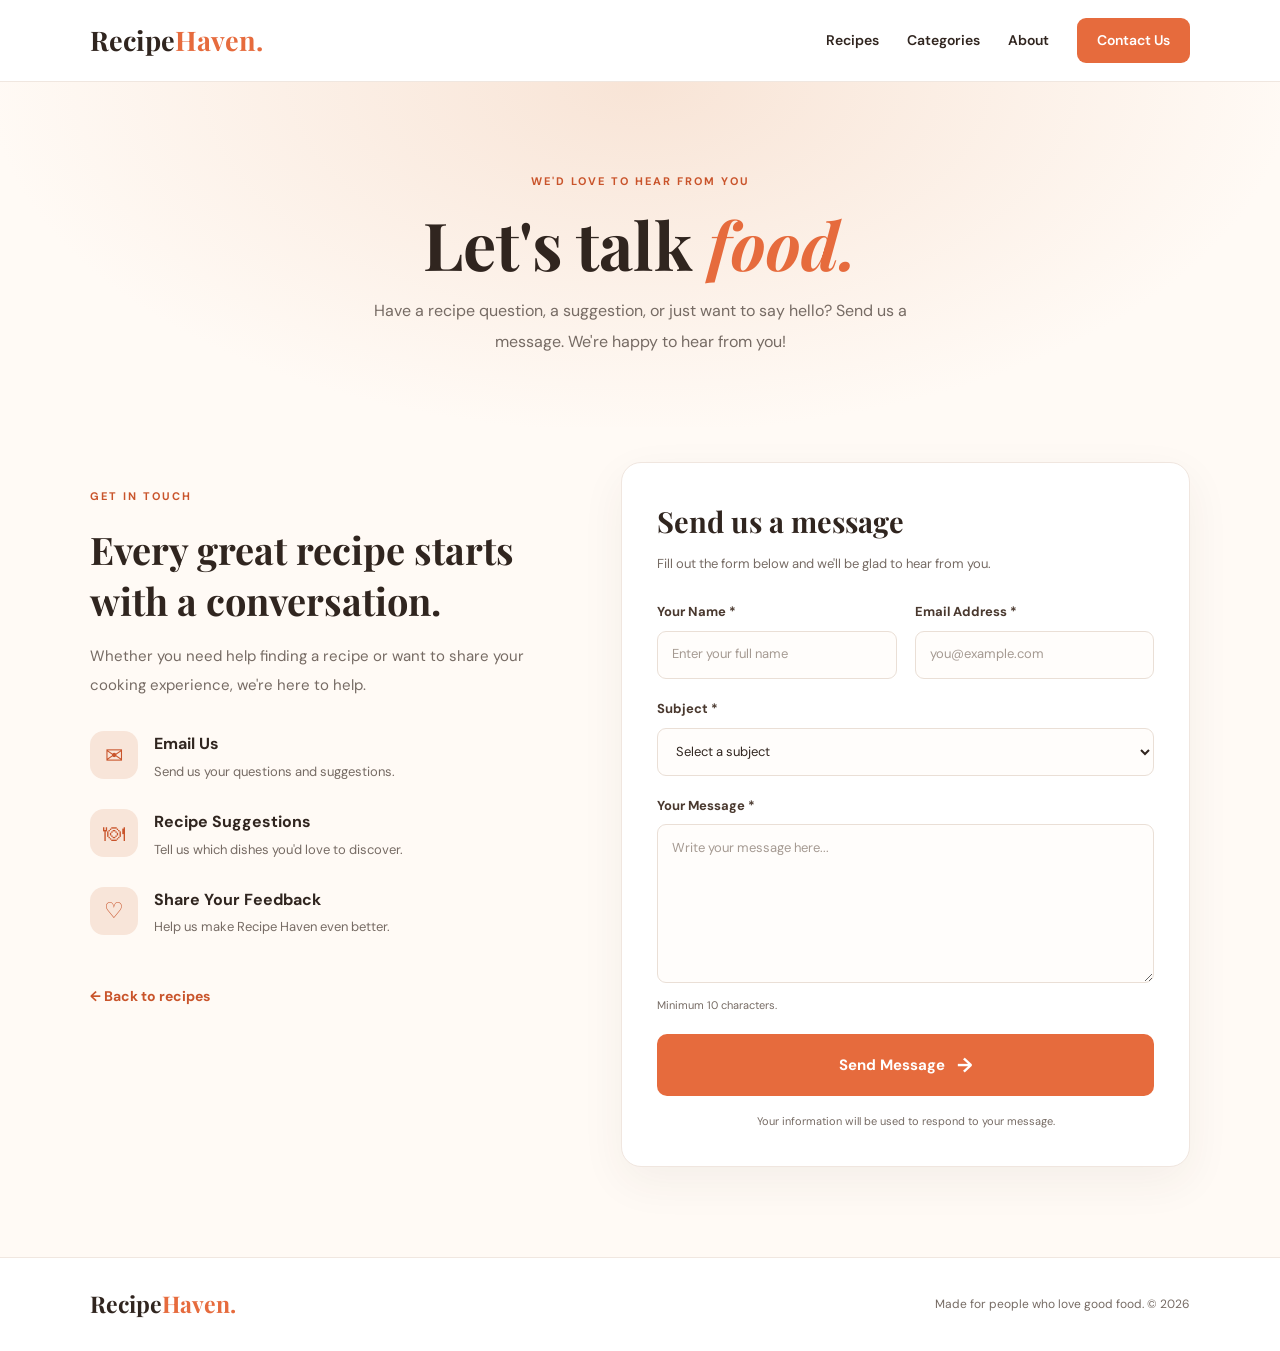
<file: contact.html>
<!DOCTYPE html>
<html lang="en">
<head>
  <meta charset="UTF-8">
  <meta name="viewport" content="width=device-width, initial-scale=1.0">

  <title>Contact Us | Recipe Haven</title>

  <link rel="stylesheet" href="contact.css">

  <link rel="preconnect" href="https://fonts.googleapis.com">
  <link rel="preconnect" href="https://fonts.gstatic.com" crossorigin>

  <link href="https://fonts.googleapis.com/css2?family=DM+Sans:wght@400;500;600;700&family=Playfair+Display:wght@600;700&display=swap" rel="stylesheet">
</head>

<body>

  <!-- Header -->
  <header class="contact-header">
    <a href="index.html" class="logo">
      Recipe<span>Haven.</span>
    </a>

    <nav>
      <a href="index.html#recipes">Recipes</a>
      <a href="index.html#categories">Categories</a>
      <a href="index.html#about">About</a>
      <a href="contact.html" class="nav-contact">Contact Us</a>
    </nav>
  </header>

  <main>

    <!-- Contact Hero -->
    <section class="contact-hero">
      <span class="eyebrow">WE'D LOVE TO HEAR FROM YOU</span>

      <h1>Let's talk <em>food.</em></h1>

      <p>
        Have a recipe question, a suggestion, or just want to say hello?
        Send us a message. We're happy to hear from you!
      </p>
    </section>

    <!-- Contact Section -->
    <section class="contact-section">

      <div class="contact-info">
        <span class="eyebrow">GET IN TOUCH</span>

        <h2>Every great recipe starts with a conversation.</h2>

        <p>
          Whether you need help finding a recipe or want to share
          your cooking experience, we're here to help.
        </p>

        <div class="info-item">
          <span class="info-icon">✉</span>
          <div>
            <h3>Email Us</h3>
            <p>Send us your questions and suggestions.</p>
          </div>
        </div>

        <div class="info-item">
          <span class="info-icon">🍽</span>
          <div>
            <h3>Recipe Suggestions</h3>
            <p>Tell us which dishes you'd love to discover.</p>
          </div>
        </div>

        <div class="info-item">
          <span class="info-icon">♡</span>
          <div>
            <h3>Share Your Feedback</h3>
            <p>Help us make Recipe Haven even better.</p>
          </div>
        </div>

        <a href="index.html" class="back-link">
          ← Back to recipes
        </a>
      </div>

      <!-- Contact Form -->
      <div class="contact-form-card">

        <h2>Send us a message</h2>
        <p class="form-subtitle">
          Fill out the form below and we'll be glad to hear from you.
        </p>

        <!-- Replace YOUR_EMAIL@example.com with your real email -->
        <form
          id="contactForm"
          action="https://formsubmit.co/YOUR_EMAIL@example.com"
          method="POST"
        >

          <input
            type="hidden"
            name="_subject"
            value="New message from Recipe Haven"
          >

          <input
            type="hidden"
            name="_template"
            value="table"
          >

          <input
            type="hidden"
            name="_captcha"
            value="true"
          >

          <div class="form-row">

            <div class="form-group">
              <label for="name">Your Name *</label>
              <input
                type="text"
                id="name"
                name="name"
                placeholder="Enter your full name"
                autocomplete="name"
                required
                maxlength="100"
              >
            </div>

            <div class="form-group">
              <label for="email">Email Address *</label>
              <input
                type="email"
                id="email"
                name="email"
                placeholder="you@example.com"
                autocomplete="email"
                required
                maxlength="254"
              >
            </div>

          </div>

          <div class="form-group">
            <label for="subject">Subject *</label>
            <select id="subject" name="subject" required>
              <option value="" disabled selected>
                Select a subject
              </option>
              <option value="Recipe Question">Recipe Question</option>
              <option value="Recipe Suggestion">Recipe Suggestion</option>
              <option value="Website Feedback">Website Feedback</option>
              <option value="Technical Support">Technical Support</option>
              <option value="Other">Other</option>
            </select>
          </div>

          <div class="form-group">
            <label for="message">Your Message *</label>
            <textarea
              id="message"
              name="message"
              rows="6"
              placeholder="Write your message here..."
              required
              minlength="10"
              maxlength="3000"
            ></textarea>
            <small>Minimum 10 characters.</small>
          </div>

          <button type="submit" class="submit-btn">
            Send Message <span>→</span>
          </button>

          <p class="privacy-note">
            Your information will be used to respond to your message.
          </p>

        </form>

      </div>

    </section>

  </main>

  <!-- Footer -->
  <footer class="contact-footer">
    <a href="index.html" class="logo">
      Recipe<span>Haven.</span>
    </a>

    <p>Made for people who love good food. © 2026</p>
  </footer>

</body>
</html>
</file>
<file: contact.css>
* {
  margin: 0;
  padding: 0;
  box-sizing: border-box;
}

:root {
  --primary: #e66b3d;
  --primary-dark: #c9542b;
  --text: #30251f;
  --muted: #766b64;
  --cream: #fffaf5;
  --white: #ffffff;
  --border: #eadfd6;
}

html {
  scroll-behavior: smooth;
}

body {
  font-family: 'DM Sans', sans-serif;
  background: var(--cream);
  color: var(--text);
  line-height: 1.6;
}

a {
  text-decoration: none;
  color: inherit;
}

button,
input,
textarea,
select {
  font: inherit;
}

/* Header */
.contact-header {
  width: 100%;
  min-height: 82px;
  padding: 18px 7%;
  display: flex;
  align-items: center;
  justify-content: space-between;
  gap: 24px;
  background: #fff;
  border-bottom: 1px solid #f0e7e0;
}

.logo {
  font-family: 'Playfair Display', serif;
  font-size: 27px;
  font-weight: 700;
  color: var(--text);
  white-space: nowrap;
}

.logo span {
  color: var(--primary);
}

.contact-header nav {
  display: flex;
  align-items: center;
  gap: 28px;
}

.contact-header nav a {
  font-size: 14px;
  font-weight: 600;
  transition: color 0.2s ease;
}

.contact-header nav a:hover {
  color: var(--primary);
}

.contact-header nav .nav-contact {
  padding: 11px 20px;
  background: var(--primary);
  color: white;
  border-radius: 9px;
}

.contact-header nav .nav-contact:hover {
  background: var(--primary-dark);
  color: white;
}

/* Hero */
.contact-hero {
  text-align: center;
  padding: 85px 20px 70px;
  background:
    radial-gradient(
      ellipse at top,
      #f8e4d6 0%,
      var(--cream) 72%
    );
}

.eyebrow {
  display: inline-block;
  color: var(--primary-dark);
  font-size: 11px;
  font-weight: 700;
  letter-spacing: 2px;
}

.contact-hero h1 {
  margin: 14px 0;
  font-family: 'Playfair Display', serif;
  font-size: clamp(42px, 6vw, 66px);
  line-height: 1.15;
  font-weight: 700;
}

.contact-hero h1 em {
  color: var(--primary);
}

.contact-hero > p {
  max-width: 600px;
  margin: 0 auto;
  color: var(--muted);
  font-size: 16px;
  line-height: 1.9;
}

/* Main Contact Section */
.contact-section {
  width: min(1120px, 86%);
  margin: 0 auto;
  padding: 35px 0 90px;
  display: grid;
  grid-template-columns: 0.9fr 1.1fr;
  gap: 65px;
  align-items: start;
}

/* Left Information */
.contact-info {
  padding-top: 20px;
}

.contact-info h2 {
  margin: 16px 0;
  font-family: 'Playfair Display', serif;
  font-size: clamp(28px, 3vw, 38px);
  line-height: 1.35;
}

.contact-info > p {
  margin-bottom: 32px;
  color: var(--muted);
  font-size: 15px;
  line-height: 1.9;
}

.info-item {
  display: flex;
  align-items: flex-start;
  gap: 16px;
  margin: 26px 0;
}

.info-icon {
  flex-shrink: 0;
  width: 48px;
  height: 48px;
  display: grid;
  place-items: center;
  border-radius: 14px;
  background: #f8e5d9;
  color: var(--primary-dark);
  font-size: 22px;
}

.info-item h3 {
  margin-bottom: 4px;
  font-size: 16px;
}

.info-item p {
  color: var(--muted);
  font-size: 13px;
  line-height: 1.7;
}

.back-link {
  display: inline-block;
  margin-top: 20px;
  color: var(--primary-dark);
  font-size: 14px;
  font-weight: 700;
}

.back-link:hover {
  text-decoration: underline;
}

/* Form Card */
.contact-form-card {
  padding: 35px;
  background: var(--white);
  border: 1px solid #f0e6df;
  border-radius: 20px;
  box-shadow: 0 15px 45px rgba(69, 43, 28, 0.06);
}

.contact-form-card h2 {
  margin-bottom: 7px;
  font-family: 'Playfair Display', serif;
  font-size: 29px;
}

.form-subtitle {
  margin-bottom: 27px;
  color: var(--muted);
  font-size: 13px;
  line-height: 1.8;
}

/* Form Layout */
.form-row {
  display: grid;
  grid-template-columns: 1fr 1fr;
  gap: 18px;
}

.form-group {
  min-width: 0;
  margin-bottom: 20px;
}

.form-group label {
  display: block;
  margin-bottom: 8px;
  font-size: 13px;
  font-weight: 700;
  color: #49382e;
}

.form-group input,
.form-group select,
.form-group textarea {
  width: 100%;
  min-height: 48px;
  padding: 12px 14px;
  border: 1px solid var(--border);
  border-radius: 9px;
  background: #fffdfb;
  color: var(--text);
  outline: none;
  font-size: 13px;
  transition:
    border-color 0.2s ease,
    box-shadow 0.2s ease;
}

.form-group input::placeholder,
.form-group textarea::placeholder {
  color: #a59a92;
}

.form-group textarea {
  min-height: 145px;
  resize: vertical;
  line-height: 1.7;
}

.form-group select {
  cursor: pointer;
}

.form-group input:focus,
.form-group select:focus,
.form-group textarea:focus {
  border-color: var(--primary);
  box-shadow: 0 0 0 3px rgba(230, 107, 61, 0.12);
}

.form-group small {
  display: block;
  margin-top: 6px;
  color: var(--muted);
  font-size: 11px;
}

/* Submit Button */
.submit-btn {
  width: 100%;
  display: flex;
  justify-content: center;
  align-items: center;
  gap: 12px;
  padding: 15px 20px;
  border: none;
  border-radius: 10px;
  background: var(--primary);
  color: white;
  font-size: 15px;
  font-weight: 700;
  cursor: pointer;
  transition:
    background 0.2s ease,
    transform 0.2s ease;
}

.submit-btn span {
  font-size: 20px;
}

.submit-btn:hover {
  background: var(--primary-dark);
  transform: translateY(-2px);
}

.submit-btn:focus-visible,
.contact-header a:focus-visible,
.back-link:focus-visible {
  outline: 3px solid #edaa8e;
  outline-offset: 4px;
}

.privacy-note {
  margin-top: 16px;
  text-align: center;
  color: var(--muted);
  font-size: 11px;
  line-height: 1.7;
}

/* Footer */
.contact-footer {
  padding: 28px 7%;
  display: flex;
  justify-content: space-between;
  align-items: center;
  gap: 20px;
  background: white;
  border-top: 1px solid #f0e7e0;
}

.contact-footer .logo {
  font-size: 23px;
}

.contact-footer p {
  color: var(--muted);
  font-size: 12px;
}

/* Tablet */
@media (max-width: 850px) {
  .contact-header {
    padding: 18px 5%;
  }

  .contact-header nav {
    gap: 15px;
  }

  .contact-section {
    width: 90%;
    grid-template-columns: 1fr;
    gap: 35px;
  }

  .contact-info {
    padding-top: 0;
  }

  .contact-info h2 {
    max-width: 500px;
  }
}

/* Mobile */
@media (max-width: 560px) {
  .contact-header {
    flex-direction: column;
    gap: 15px;
  }

  .contact-header nav {
    justify-content: center;
    flex-wrap: wrap;
    gap: 12px 18px;
  }

  .contact-header nav a {
    font-size: 12px;
  }

  .contact-header nav .nav-contact {
    padding: 8px 13px;
  }

  .contact-hero {
    padding: 60px 22px 45px;
  }

  .contact-hero > p {
    font-size: 14px;
  }

  .contact-section {
    width: 90%;
    padding: 20px 0 55px;
  }

  .contact-form-card {
    padding: 24px 18px;
    border-radius: 15px;
  }

  .contact-form-card h2 {
    font-size: 25px;
  }

  .form-row {
    grid-template-columns: 1fr;
    gap: 0;
  }

  .contact-footer {
    flex-direction: column;
    text-align: center;
    padding: 25px 15px;
  }
}

/* Reduced motion accessibility */
@media (prefers-reduced-motion: reduce) {
  html {
    scroll-behavior: auto;
  }

  *,
  *::before,
  *::after {
    animation-duration: 0.01ms !important;
    transition-duration: 0.01ms !important;
  }
}
</file>
